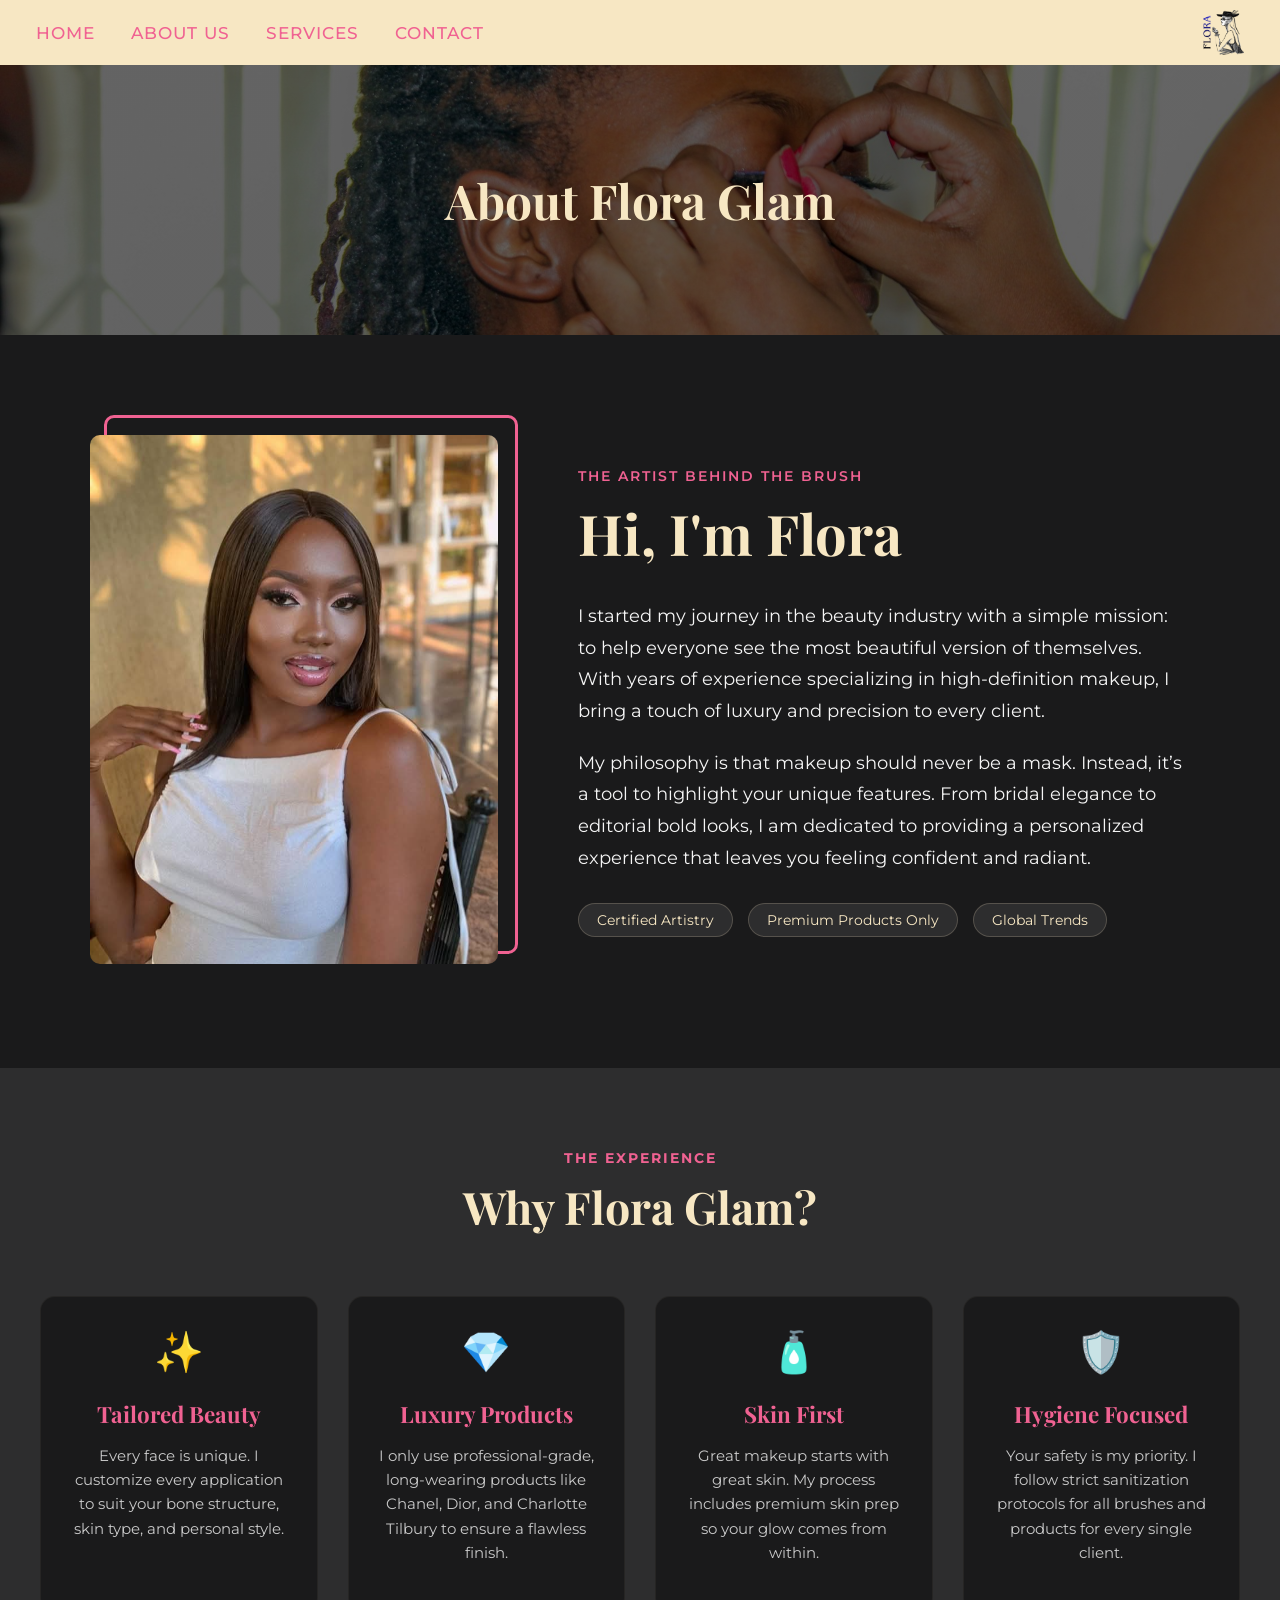
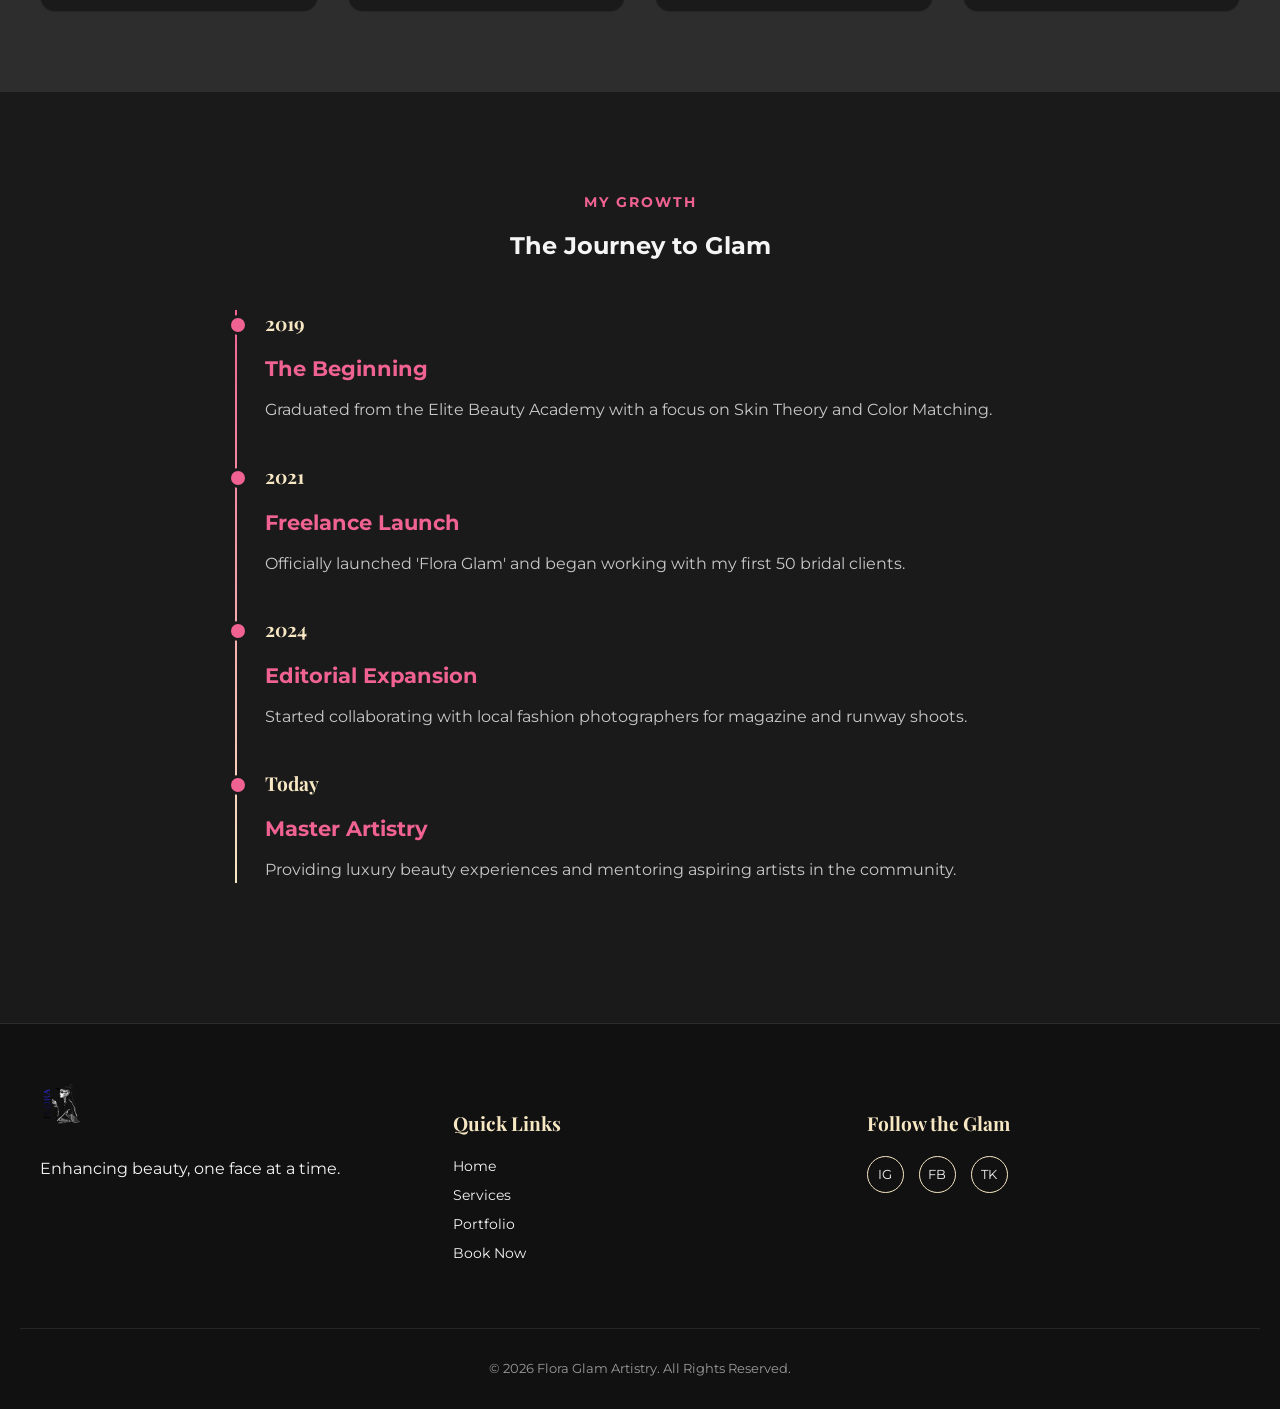
<file: about.html>
<!DOCTYPE html>
<html lang="en">
<head>
    <meta charset="UTF-8">
    <meta name="viewport" content="width=device-width, initial-scale=1.0">
    <link rel="stylesheet" href="style.css">
    <title>Flora Glam | About</title>
</head>
<body>
 <div class="topnav">
  <div class="nav-links">
    <a href="index.html">Home</a>
    <a href="about.html">About us</a>
    <a href="services.html">Services</a>
    <a href="contact.html">Contact</a>
  </div>

  <a href="index.html" class="logo-container">
    <img src="images/logo.png" alt="Flora Glam Logo" class="nav-logo">
  </a>
</div>
<section class="about-hero">
    <h1>About Flora Glam</h1>
</section>

<section class="about-details">
    <div class="about-container">
        <div class="about-image-wrapper">
            <img src="images/flora.png" alt="Flora - Professional Makeup Artist" class="profile-img">
            <div class="decorative-box"></div>
        </div>
        
        <div class="about-text-content">
            <span class="accent-text">The Artist Behind the Brush</span>
            <h2>Hi, I'm Flora</h2>
            <p>I started my journey in the beauty industry with a simple mission: to help everyone see the most beautiful version of themselves. With years of experience specializing in high-definition makeup, I bring a touch of luxury and precision to every client.</p>
            
            <p>My philosophy is that makeup should never be a mask. Instead, it’s a tool to highlight your unique features. From bridal elegance to editorial bold looks, I am dedicated to providing a personalized experience that leaves you feeling confident and radiant.</p>
            
            <div class="skill-tags">
                <span>Certified Artistry</span>
                <span>Premium Products Only</span>
                <span>Global Trends</span>
            </div>
        </div>
    </div>
</section>
<section class="about-values">
    <div class="values-header">
        <span class="sub-title">The Experience</span>
        <h2>Why Flora Glam?</h2>
    </div>
    
    <div class="values-grid">
        <div class="value-item">
            <div class="value-icon">✨</div>
            <h3>Tailored Beauty</h3>
            <p>Every face is unique. I customize every application to suit your bone structure, skin type, and personal style.</p>
        </div>

        <div class="value-item">
            <div class="value-icon">💎</div>
            <h3>Luxury Products</h3>
            <p>I only use professional-grade, long-wearing products like Chanel, Dior, and Charlotte Tilbury to ensure a flawless finish.</p>
        </div>

        <div class="value-item">
            <div class="value-icon">🧴</div>
            <h3>Skin First</h3>
            <p>Great makeup starts with great skin. My process includes premium skin prep so your glow comes from within.</p>
        </div>

        <div class="value-item">
            <div class="value-icon">🛡️</div>
            <h3>Hygiene Focused</h3>
            <p>Your safety is my priority. I follow strict sanitization protocols for all brushes and products for every single client.</p>
        </div>
    </div>
</section>
<section class="about-timeline">
    <div class="container">
        <span class="sub-title">My Growth</span>
        <h2>The Journey to Glam</h2>
        
        <div class="timeline-container">
            <div class="timeline-item">
                <div class="timeline-dot"></div>
                <div class="timeline-date">2019</div>
                <div class="timeline-content">
                    <h3>The Beginning</h3>
                    <p>Graduated from the Elite Beauty Academy with a focus on Skin Theory and Color Matching.</p>
                </div>
            </div>

            <div class="timeline-item">
                <div class="timeline-dot"></div>
                <div class="timeline-date">2021</div>
                <div class="timeline-content">
                    <h3>Freelance Launch</h3>
                    <p>Officially launched 'Flora Glam' and began working with my first 50 bridal clients.</p>
                </div>
            </div>

            <div class="timeline-item">
                <div class="timeline-dot"></div>
                <div class="timeline-date">2024</div>
                <div class="timeline-content">
                    <h3>Editorial Expansion</h3>
                    <p>Started collaborating with local fashion photographers for magazine and runway shoots.</p>
                </div>
            </div>

            <div class="timeline-item">
                <div class="timeline-dot"></div>
                <div class="timeline-date">Today</div>
                <div class="timeline-content">
                    <h3>Master Artistry</h3>
                    <p>Providing luxury beauty experiences and mentoring aspiring artists in the community.</p>
                </div>
            </div>
        </div>
    </div>
</section>
<footer class="main-footer">
    <div class="footer-content">
        <div class="footer-logo">
            <img src="images/logo.png" alt="Flora Glam Logo" class="footer-nav-logo">
            <p>Enhancing beauty, one face at a time.</p>
        </div>
        
        <div class="footer-links">
            <h4>Quick Links</h4>
            <ul>
                <li><a href="index.html">Home</a></li>
                <li><a href="services.html">Services</a></li>
                <li><a href="about.html">Portfolio</a></li>
                <li><a href="contact.html">Book Now</a></li>
            </ul>
        </div>

        <div class="footer-socials">
            <h4>Follow the Glam</h4>
            <div class="social-icons">
                <a href="#">IG</a>
                <a href="#">FB</a>
                <a href="#">TK</a>
            </div>
        </div>
    </div>
    
    <div class="footer-bottom">
        <p>&copy; 2026 Flora Glam Artistry. All Rights Reserved.</p>
    </div>
</footer>
</body>
</html>
</file>
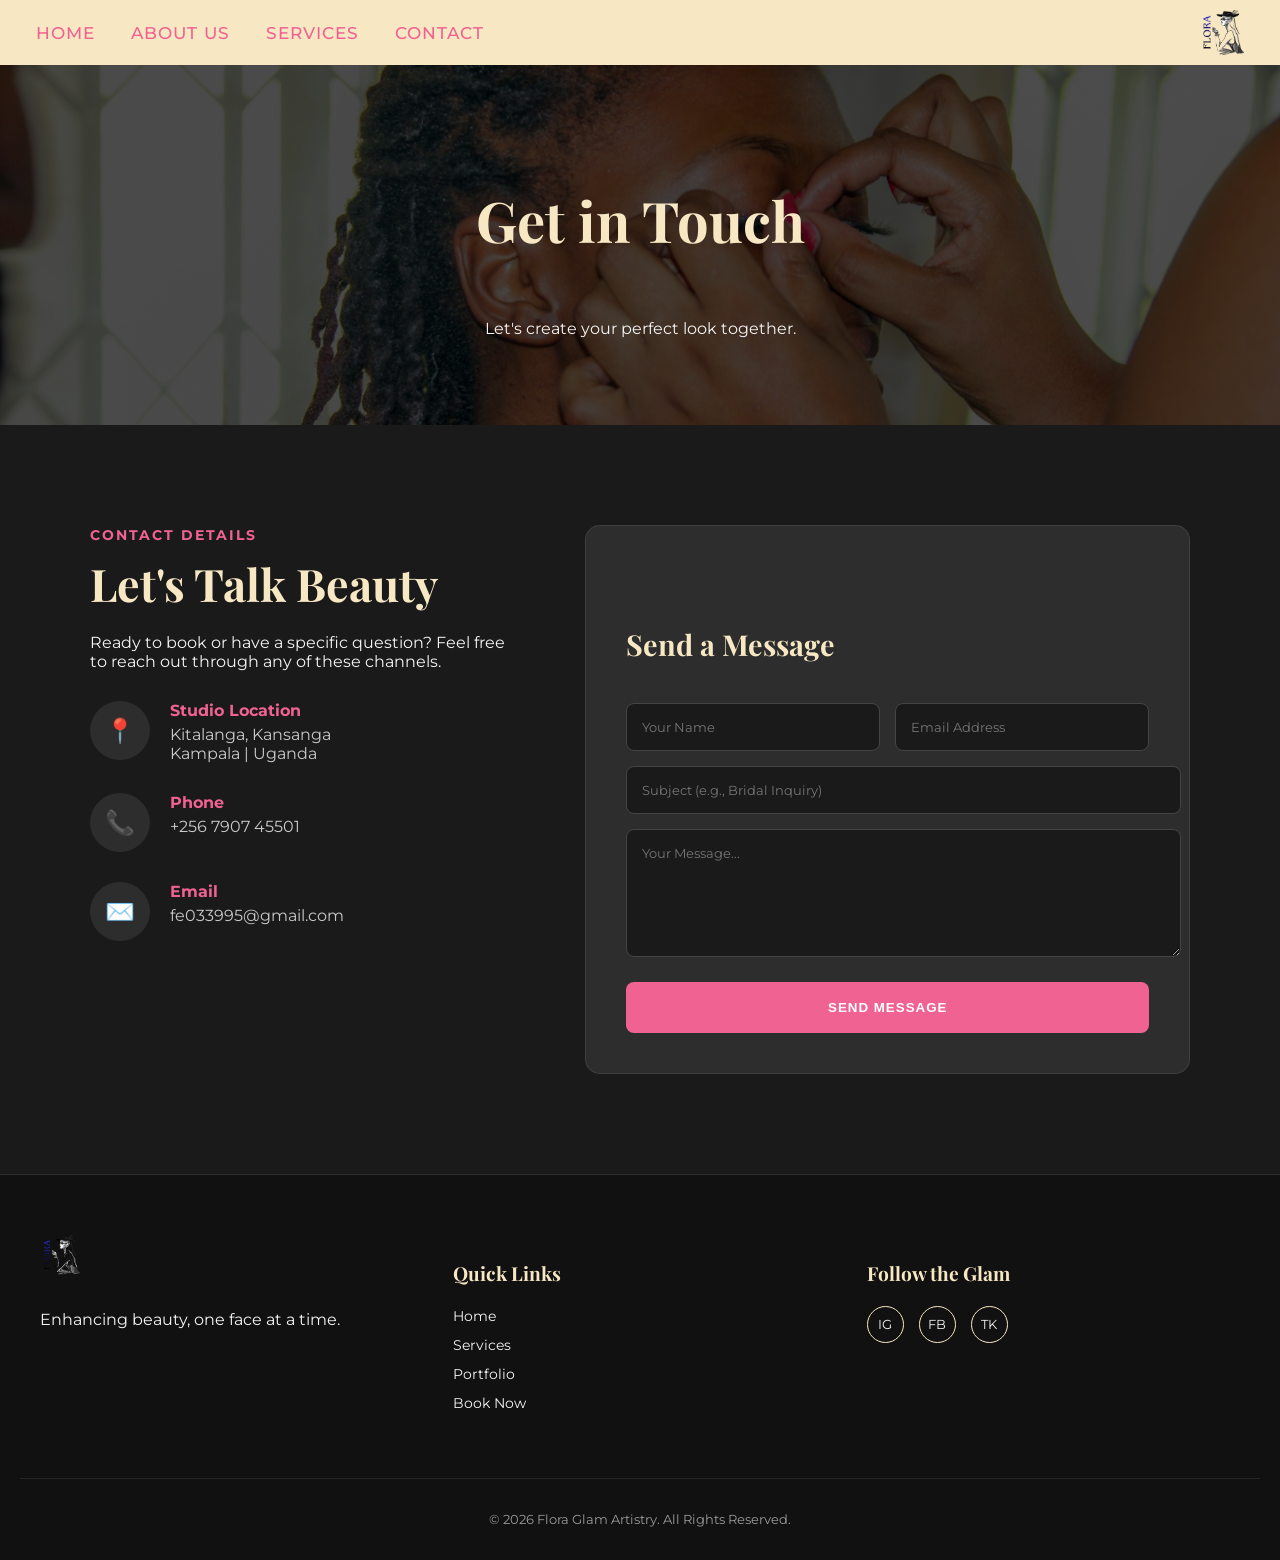
<file: contact.html>
<!DOCTYPE html>
<html lang="en">
<head>
    <meta charset="UTF-8">
    <meta name="viewport" content="width=device-width, initial-scale=1.0">
    <link rel="stylesheet" href="style.css">
    <title>Flora Glam | Contact Us</title>
</head>
<body>
 <div class="topnav">
  <div class="nav-links">
    <a href="index.html">Home</a>
    <a href="about.html">About us</a>
    <a href="services.html">Services</a>
    <a href="contact.html">Contact</a>
  </div>

  <a href="index.html" class="logo-container">
    <img src="images/logo.png" alt="Flora Glam Logo" class="nav-logo">
  </a>
</div>
<section class="contact-hero">
    <h1>Get in Touch</h1>
    <p>Let's create your perfect look together.</p>
</section>

<section class="contact-section">
    <div class="contact-container">
        <div class="contact-info">
            <span class="sub-title">Contact Details</span>
            <h2>Let's Talk Beauty</h2>
            <p>Ready to book or have a specific question? Feel free to reach out through any of these channels.</p>
            
            <div class="info-item">
                <span class="info-icon">📍</span>
                <div>
                    <h4>Studio Location</h4>
                    <p>Kitalanga, Kansanga<br>Kampala | Uganda</p>
                </div>
            </div>

            <div class="info-item">
                <span class="info-icon">📞</span>
                <div>
                    <h4>Phone</h4>
                    <p>+256 7907 45501</p>
                </div>
            </div>

            <div class="info-item">
                <span class="info-icon">✉️</span>
                <div>
                    <h4>Email</h4>
                    <p>fe033995@gmail.com</p>
                </div>
            </div>
        </div>

        <div class="contact-form-wrapper">
            <form class="booking-form">
                <h3>Send a Message</h3>
                <div class="input-group">
                    <input type="text" placeholder="Your Name" required>
                    <input type="email" placeholder="Email Address" required>
                </div>
                <input type="text" placeholder="Subject (e.g., Bridal Inquiry)">
                <textarea placeholder="Your Message..." rows="6" required></textarea>
                <button type="submit" class="submit-btn">Send Message</button>
            </form>
        </div>
    </div>
</section>

<footer class="main-footer">
    <div class="footer-content">
        <div class="footer-logo">
            <img src="images/logo.png" alt="Flora Glam Logo" class="footer-nav-logo">
            <p>Enhancing beauty, one face at a time.</p>
        </div>
        
        <div class="footer-links">
            <h4>Quick Links</h4>
            <ul>
                <li><a href="index.html">Home</a></li>
                <li><a href="services.html">Services</a></li>
                <li><a href="about.html">Portfolio</a></li>
                <li><a href="contact.html">Book Now</a></li>
            </ul>
        </div>

        <div class="footer-socials">
            <h4>Follow the Glam</h4>
            <div class="social-icons">
                <a href="#">IG</a>
                <a href="#">FB</a>
                <a href="#">TK</a>
            </div>
        </div>
    </div>
    
    <div class="footer-bottom">
        <p>&copy; 2026 Flora Glam Artistry. All Rights Reserved.</p>
    </div>
</footer>
</body>
</html>
</file>
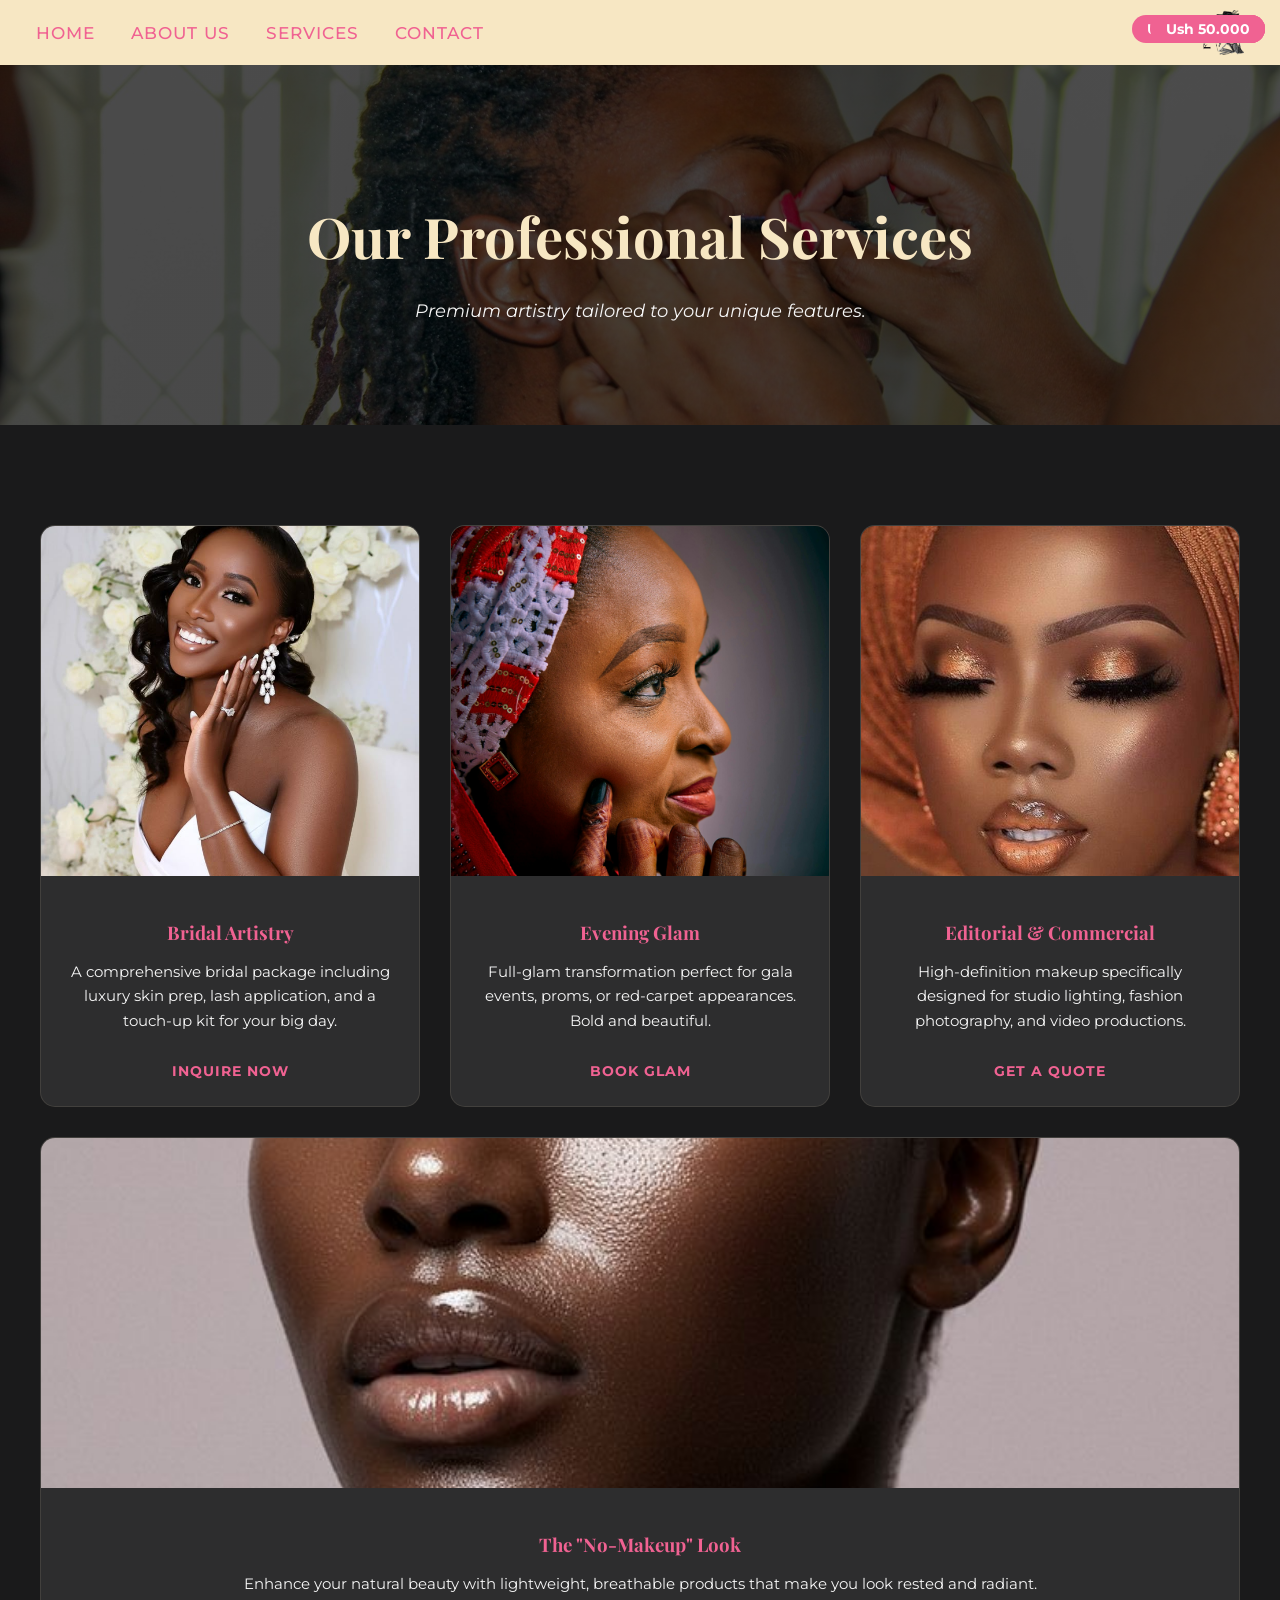
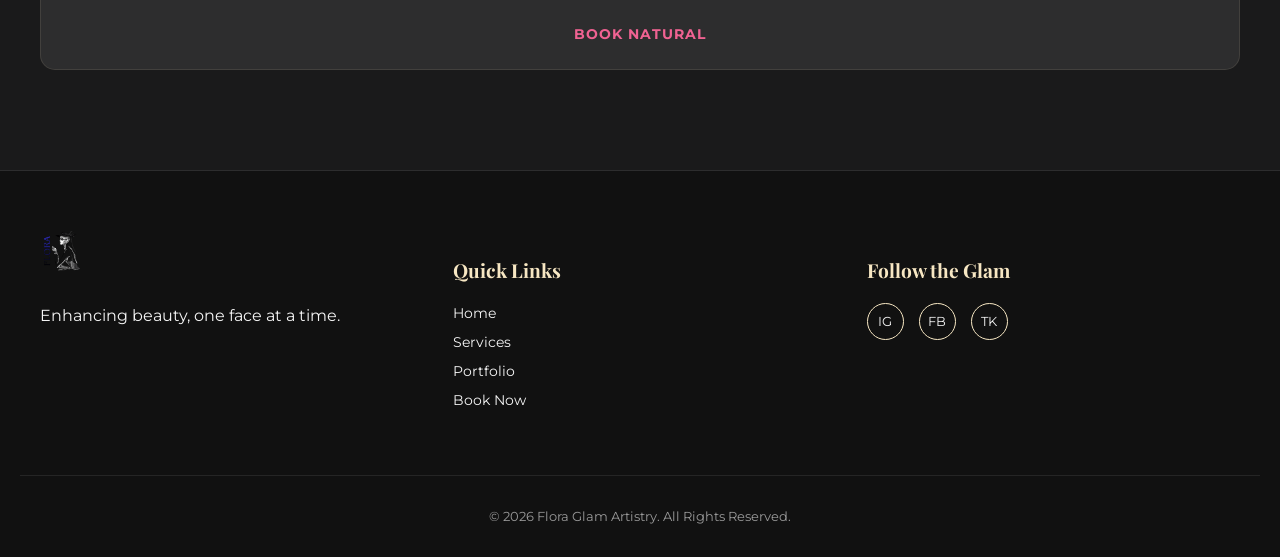
<file: services.html>
<!DOCTYPE html>
<html lang="en">
<head>
    <meta charset="UTF-8">
    <meta name="viewport" content="width=device-width, initial-scale=1.0">
    <link rel="stylesheet" href="style.css">
    <title>Flora Glam | Our Services</title>
</head>
<body>
 <div class="topnav">
  <div class="nav-links">
    <a href="index.html">Home</a>
    <a href="about.html">About us</a>
    <a href="services.html">Services</a>
    <a href="contact.html">Contact</a>
  </div>

  <a href="index.html" class="logo-container">
    <img src="images/logo.png" alt="Flora Glam Logo" class="nav-logo">
  </a>
</div>
<section class="services-page-hero">
    <h1>Our Professional Services</h1>
    <p>Premium artistry tailored to your unique features.</p>
</section>

<section class="services-list">
    <div class="services-container">
        <div class="service-card">
            <div class="service-img-container">
                <img src="images/BridalMakeup.jpeg" alt="Bridal Makeup">
                <div class="price-tag">Ush 700.000+</div>
            </div>
            <div class="service-info">
                <h3>Bridal Artistry</h3>
                <p>A comprehensive bridal package including luxury skin prep, lash application, and a touch-up kit for your big day.</p>
                <a href="contact.html" class="service-link">Inquire Now</a>
            </div>
        </div>

        <div class="service-card">
            <div class="service-img-container">
                <img src="images/fullglam.jpg" alt="Evening Glam">
                <div class="price-tag">Ush 70.000</div>
            </div>
            <div class="service-info">
                <h3>Evening Glam</h3>
                <p>Full-glam transformation perfect for gala events, proms, or red-carpet appearances. Bold and beautiful.</p>
                <a href="contact.html" class="service-link">Book Glam</a>
            </div>
        </div>

        <div class="service-card">
            <div class="service-img-container">
                <img src="images/look3.jpeg" alt="Editorial Makeup">
                <div class="price-tag">Quote</div>
            </div>
            <div class="service-info">
                <h3>Editorial & Commercial</h3>
                <p>High-definition makeup specifically designed for studio lighting, fashion photography, and video productions.</p>
                <a href="contact.html" class="service-link">Get a Quote</a>
            </div>
        </div>

        <div class="service-card">
            <div class="service-img-container">
                <img src="images/look5.jpeg" alt="Natural Makeup">
                <div class="price-tag">Ush 50.000</div>
            </div>
            <div class="service-info">
                <h3>The "No-Makeup" Look</h3>
                <p>Enhance your natural beauty with lightweight, breathable products that make you look rested and radiant.</p>
                <a href="contact.html" class="service-link">Book Natural</a>
            </div>
        </div>
    </div>
</section>
<footer class="main-footer">
    <div class="footer-content">
        <div class="footer-logo">
            <img src="images/logo.png" alt="Flora Glam Logo" class="footer-nav-logo">
            <p>Enhancing beauty, one face at a time.</p>
        </div>
        
        <div class="footer-links">
            <h4>Quick Links</h4>
            <ul>
                <li><a href="index.html">Home</a></li>
                <li><a href="services.html">Services</a></li>
                <li><a href="about.html">Portfolio</a></li>
                <li><a href="contact.html">Book Now</a></li>
            </ul>
        </div>

        <div class="footer-socials">
            <h4>Follow the Glam</h4>
            <div class="social-icons">
                <a href="#">IG</a>
                <a href="#">FB</a>
                <a href="#">TK</a>
            </div>
        </div>
    </div>
    
    <div class="footer-bottom">
        <p>&copy; 2026 Flora Glam Artistry. All Rights Reserved.</p>
    </div>
</footer>
</body>
</html>
</file>
<file: style.css>
@import url('https://fonts.googleapis.com/css2?family=Playfair+Display:ital,wght@0,400..900;1,400..900&family=Montserrat:wght@100..900&display=swap');
:root{
    --primary: #F06292;
    --secondary: #F7E7C3;
    --bg: #1A1A1B;
    --accent: #2d2d2e;
    --text: #f5f5f5;
}
body {
    height: 100%;
    margin: 0;
    font-family: 'Montserrat', sans-serif; /* Clean font for everything else */
    color: var(--text);
    background-color: var(--bg);
}
.topnav {
  display: flex; /* Using flexbox is much easier for alignment than floats */
  align-items: center;
  justify-content: space-between;
  background-color: var(--secondary);
  padding: 0 20px;
}

/* Style the links inside the navigation bar */
.topnav a {
  font-family: 'Montserrat', sans-serif;
  font-weight: 500;
  letter-spacing: 1px;
  text-transform: uppercase;
  color: var(--primary);
  text-align: center;
  padding: 20px 16px; /* Increased padding for a more modern look */
  text-decoration: none;
  font-size: 17px;
  transition: 0.3s; /* Makes the hover effect smooth */
}

/* Change the color of links on hover */
.topnav a:hover {
  background-color:var(--bg);
  color: var(--secondary);
}
.topnav a.logo-container:hover {
  background-color: transparent; /* Keeps the navbar color */
  cursor: default; /* Optional: removes the pointer finger if it's not a link */
}
/* Create a right-aligned (split) link inside the navigation bar */
.topnav a.split {
  float: right;
}
.nav-logo {
  height: 45px; /* Increased size slightly to make it "pop" */
  width: auto;
  display: block;
}

.logo-container {
    padding: 10px 16px !important; /* Slightly less padding to center the image */
}

/* The hero image */
.hero-image {
  background-image: linear-gradient(rgba(0, 0, 0, 0.5), rgba(0, 0, 0, 0.5)), url("images/hero.jpg");
  height: 90vh; /* This makes it 90% of the screen height */
  background-position: center;
  background-repeat: no-repeat;
  background-size: cover;
  position: relative;
}

/* Styling the Hero Text Container */
.hero-text {
  text-align: center;
  position: absolute;
  top: 50%;
  left: 50%;
  transform: translate(-50%, -50%);
  color: var(--text); /* Uses your #f5f5f5 light text color */
  width: 80%; /* Keeps text from stretching too wide on desktop */
}

.hero-text h1 {
    font-family: 'Playfair Display', serif;
    font-size: 4.5rem; /* Large and elegant */
    font-weight: 700;
    font-style: italic; /* Italic serifs look very "high-fashion" */
    margin-bottom: 10px;
    color: var(--secondary); /* Your gold color */
}
/* Enhancing the Subtitle */
.hero-text p {
  font-size: 1.2rem;
  margin-bottom: 30px;
  font-style: italic;
  color: var(--secondary); /* Uses your gold/cream color for a soft look */
}

/* Styling the "Book an Appointment" Button */
.hero-btn {
  background-color: var(--primary); /* Your signature pink */
  color: white;
  padding: 15px 32px;
  font-size: 18px;
  font-weight: bold;
  border: none;
  border-radius: 5px;
  cursor: pointer;
  transition: all 0.3s ease;
  text-transform: uppercase;
  box-shadow: 0 4px 15px rgba(240, 98, 146, 0.4); /* Pink glow effect */
}

/* Button Hover Animation */
.hero-btn:hover {
  background-color: white;
  color: var(--primary);
  transform: translateY(-3px); /* Slight lift effect */
  box-shadow: 0 6px 20px rgba(255, 255, 255, 0.2);
}
.services-section {
    padding: 80px 20px;
    background-color: var(--bg);
    text-align: center;
}

.section-title {
    font-family: 'Playfair Display', serif;
    font-size: 3rem;
    color: var(--secondary);
    margin-bottom: 50px;
}

.services-container {
    display: flex;
    justify-content: center;
    gap: 30px;
    flex-wrap: wrap; /* Makes it stack on mobile */
    max-width: 1200px;
    margin: 0 auto;
}

.service-card {
    background-color: var(--accent);
    border-radius: 15px;
    flex: 1;
    min-width: 280px;
    overflow: hidden; /* This keeps the image corners rounded */
    transition: transform 0.3s ease;
    border: 1px solid rgba(247, 231, 195, 0.1);
    display: flex;
    flex-direction: column;
}

.service-img-container {
    width: 100%;
    height: 350px; /* Fixed height for consistency */
    overflow: hidden;
}

.service-img-container img {
    width: 100%;
    height: 100%;
    object-fit: cover; /* This prevents the image from stretching */
    transition: transform 0.5s ease;
}

/* Zoom effect on hover */
.service-card:hover .service-img-container img {
    transform: scale(1.1);
}

.service-card:hover {
    transform: translateY(-10px);
    border-color: var(--primary);
}

/* Padding for the text below the image */
.service-info {
    padding: 25px;
    text-align: center;
}

.service-info h3 {
    font-family: 'Playfair Display', serif;
    color: var(--primary);
    margin-bottom: 10px;
}
.service-card p {
    line-height: 1.6;
    color: var(--text);
    font-size: 0.95rem;
}
.about-section {
    padding: 100px 20px;
    background-color: var(--accent); /* Uses your darker grey for contrast */
}

.about-container {
    max-width: 1100px;
    margin: 0 auto;
    display: flex;
    align-items: center;
    gap: 60px;
    flex-wrap: wrap; /* Important for mobile */
}

.about-image {
    flex: 1;
    min-width: 300px;
    position: relative;
}

.about-image img {
    width: 100%;
    border-radius: 10px;
    position: relative;
    z-index: 2;
}

/* This adds a decorative gold frame behind the image */
.image-border {
    position: absolute;
    top: 20px;
    left: -20px;
    width: 100%;
    height: 100%;
    border: 2px solid var(--secondary);
    border-radius: 10px;
    z-index: 1;
}

.about-content {
    flex: 1.2;
    min-width: 300px;
}

.sub-title {
    color: var(--primary);
    text-transform: uppercase;
    letter-spacing: 2px;
    font-weight: bold;
    font-size: 0.9rem;
}

.about-content h2 {
    font-family: 'Playfair Display', serif;
    font-size: 3rem;
    color: var(--secondary);
    margin: 10px 0 20px 0;
}

.about-content p {
    color: var(--text);
    line-height: 1.8;
    margin-bottom: 20px;
}

/* Mini stats for credibility */
.about-stats {
    display: flex;
    gap: 40px;
    margin-top: 30px;
}

.stat span {
    display: block;
    font-size: 2rem;
    font-family: 'Playfair Display', serif;
    color: var(--primary);
    font-weight: bold;
}

.stat p {
    font-size: 0.8rem;
    text-transform: uppercase;
    color: var(--secondary);
    margin: 0;
}
.portfolio-section {
    padding: 80px 20px;
    background-color: var(--bg);
    text-align: center;
}

.section-subtitle {
    color: var(--text);
    margin-top: -30px;
    margin-bottom: 40px;
    font-style: italic;
    opacity: 0.8;
}

.portfolio-grid {
    display: grid;
    grid-template-columns: repeat(auto-fit, minmax(250px, 1fr));
    grid-auto-rows: 250px;
    grid-auto-flow: dense; /* Fills in gaps automatically */
    gap: 15px;
    max-width: 1200px;
    margin: 0 auto;
}

.portfolio-item {
    position: relative;
    overflow: hidden;
    border-radius: 8px;
}

/* Creating the Masonry effect */
.portfolio-item.tall {
    grid-row: span 2;
}

.portfolio-item.wide {
    grid-column: span 2;
}

.portfolio-item img {
    width: 100%;
    height: 100%;
    object-fit: cover;
    transition: transform 0.6s ease;
}

/* Hover Effect: Darken image and show text */
.overlay {
    position: absolute;
    top: 0;
    left: 0;
    width: 100%;
    height: 100%;
    background: rgba(240, 98, 146, 0.7); /* Your pink primary color with transparency */
    display: flex;
    align-items: center;
    justify-content: center;
    opacity: 0;
    transition: opacity 0.4s ease;
}

.overlay span {
    color: white;
    font-family: 'Playfair Display', serif;
    font-size: 1.5rem;
    font-weight: bold;
    border-bottom: 2px solid var(--secondary);
}

.portfolio-item:hover img {
    transform: scale(1.1);
}

.portfolio-item:hover .overlay {
    opacity: 1;
}

/* Responsive adjustment for mobile */
@media (max-width: 768px) {
    .portfolio-item.wide {
        grid-column: span 1;
    }
}
.booking-section {
    padding: 100px 20px;
    background-image: linear-gradient(rgba(26, 26, 27, 0.9), rgba(26, 26, 27, 0.9)), url('images/brushes-bg.jpg');
    background-size: cover;
    background-attachment: fixed; /* This creates a cool parallax effect */
    display: flex;
    justify-content: center;
}

.booking-card {
    background-color: var(--accent);
    padding: 50px;
    border-radius: 20px;
    max-width: 700px;
    width: 100%;
    text-align: center;
    box-shadow: 0 20px 40px rgba(0, 0, 0, 0.4);
    border: 1px solid rgba(247, 231, 195, 0.1);
}

.booking-card h2 {
    font-family: 'Playfair Display', serif;
    font-size: 2.5rem;
    color: var(--secondary);
    margin: 10px 0 20px 0;
}

/* Form Styles */
.booking-form {
    display: flex;
    flex-direction: column;
    gap: 15px;
    margin-top: 30px;
}

.input-group {
    display: flex;
    gap: 15px;
}

.booking-form input, 
.booking-form select, 
.booking-form textarea {
    width: 100%;
    padding: 15px;
    background-color: var(--bg);
    border: 1px solid #444;
    border-radius: 8px;
    color: white;
    font-family: 'Montserrat', sans-serif;
    outline: none;
    transition: border-color 0.3s;
}

.booking-form input:focus, 
.booking-form select:focus, 
.booking-form textarea:focus {
    border-color: var(--primary); /* Glows pink when clicking */
}

.submit-btn {
    background-color: var(--primary);
    color: white;
    padding: 18px;
    border: none;
    border-radius: 8px;
    font-weight: bold;
    text-transform: uppercase;
    letter-spacing: 1px;
    cursor: pointer;
    transition: 0.3s;
    margin-top: 10px;
}

.submit-btn:hover {
    background-color: var(--secondary);
    color: var(--bg);
    transform: scale(1.02);
}

/* Responsive fix for the name/email row */
@media (max-width: 600px) {
    .input-group {
        flex-direction: column;
    }
}

/* About Page Specific Styles */
.about-hero {
    height: 30vh;
    background-image: linear-gradient(rgba(0, 0, 0, 0.6), rgba(0, 0, 0, 0.6)), url("images/hero.jpg");
    background-size: cover;
    background-position: center;
    display: flex;
    align-items: center;
    justify-content: center;
}

.about-hero h1 {
    font-family: 'Playfair Display', serif;
    color: var(--secondary);
    font-size: 3rem;
}

.about-details {
    padding: 100px 20px;
    background-color: var(--bg);
}

.about-container {
    max-width: 1100px;
    margin: 0 auto;
    display: flex;
    align-items: center;
    gap: 80px;
    flex-wrap: wrap;
}

.about-image-wrapper {
    flex: 1;
    min-width: 300px;
    position: relative;
}

.profile-img {
    width: 100%;
    border-radius: 10px;
    position: relative;
    z-index: 2;
}

.decorative-box {
    position: absolute;
    top: -20px;
    right: -20px;
    width: 100%;
    height: 100%;
    border: 3px solid var(--primary);
    border-radius: 10px;
    z-index: 1;
}

.about-text-content {
    flex: 1.5;
    min-width: 300px;
}

.accent-text {
    color: var(--primary);
    text-transform: uppercase;
    letter-spacing: 2px;
    font-weight: 600;
    font-size: 0.85rem;
}

.about-text-content h2 {
    font-family: 'Playfair Display', serif;
    font-size: 3.5rem;
    color: var(--secondary);
    margin: 10px 0 30px;
}

.about-text-content p {
    color: var(--text);
    line-height: 1.8;
    font-size: 1.1rem;
    margin-bottom: 20px;
}

.skill-tags {
    display: flex;
    gap: 15px;
    flex-wrap: wrap;
    margin-top: 30px;
}

.skill-tags span {
    background-color: var(--accent);
    color: var(--secondary);
    padding: 8px 18px;
    border-radius: 50px;
    font-size: 0.85rem;
    border: 1px solid rgba(247, 231, 195, 0.2);
}

/* Mobile Adjustment */
@media (max-width: 768px) {
    .about-container {
        gap: 40px;
        text-align: center;
    }
    .skill-tags {
        justify-content: center;
    }
}

/* About Values Section */
.about-values {
    padding: 80px 20px;
    background-color: var(--accent); /* Slightly lighter background to separate it */
    text-align: center;
}

.values-header {
    margin-bottom: 60px;
}

.values-header h2 {
    font-family: 'Playfair Display', serif;
    font-size: 2.8rem;
    color: var(--secondary);
    margin-top: 10px;
}

.values-grid {
    display: grid;
    grid-template-columns: repeat(auto-fit, minmax(220px, 1fr));
    gap: 30px;
    max-width: 1200px;
    margin: 0 auto;
}

.value-item {
    padding: 30px;
    background-color: var(--bg); /* Dark background for the cards */
    border-radius: 15px;
    border: 1px solid rgba(247, 231, 195, 0.05);
    transition: 0.3s ease;
}

.value-item:hover {
    border-color: var(--primary);
    transform: translateY(-5px);
}

.value-icon {
    font-size: 40px;
    margin-bottom: 20px;
}

.value-item h3 {
    font-family: 'Playfair Display', serif;
    color: var(--primary);
    margin-bottom: 15px;
    font-size: 1.4rem;
}

.value-item p {
    color: var(--text);
    font-size: 0.95rem;
    line-height: 1.6;
    opacity: 0.8;
}

/* Ensure sub-title from previous sections is reused correctly */
.sub-title {
    color: var(--primary);
    text-transform: uppercase;
    letter-spacing: 2px;
    font-weight: bold;
    font-size: 0.9rem;
}
/* Timeline Section */
.about-timeline {
    padding: 100px 20px;
    background-color: var(--bg);
    text-align: center;
}

.timeline-container {
    max-width: 800px;
    margin: 50px auto 0;
    position: relative;
    padding-left: 50px; /* Space for the line */
    text-align: left;
}

/* The Vertical Line */
.timeline-container::before {
    content: '';
    position: absolute;
    left: 20px;
    top: 0;
    width: 2px;
    height: 100%;
    background: linear-gradient(to bottom, var(--primary), var(--secondary));
}

.timeline-item {
    position: relative;
    margin-bottom: 40px;
}

.timeline-dot {
    position: absolute;
    left: -37px;
    top: 5px;
    width: 14px;
    height: 14px;
    background-color: var(--primary);
    border-radius: 50%;
    border: 3px solid var(--bg);
    z-index: 2;
}

.timeline-date {
    font-family: 'Playfair Display', serif;
    color: var(--secondary);
    font-weight: bold;
    font-size: 1.2rem;
    margin-bottom: 5px;
}

.timeline-content h3 {
    color: var(--primary);
    margin-bottom: 10px;
    font-size: 1.3rem;
}

.timeline-content p {
    color: var(--text);
    line-height: 1.6;
    opacity: 0.8;
}
/* Services Hero Styling */
.services-page-hero {
    height: 40vh;
    background-image: linear-gradient(rgba(0, 0, 0, 0.7), rgba(0, 0, 0, 0.7)), url("images/hero.jpg");
    background-size: cover;
    background-position: center;
    display: flex;
    flex-direction: column;
    align-items: center;
    justify-content: center;
    text-align: center;
    padding: 0 20px;
}

.services-page-hero h1 {
    font-family: 'Playfair Display', serif;
    color: var(--secondary);
    font-size: 3.5rem;
    margin-bottom: 10px;
}

.services-page-hero p {
    color: var(--text);
    font-style: italic;
    font-size: 1.1rem;
}

/* Services Grid */
.services-list {
    padding: 100px 20px;
    background-color: var(--bg);
}

.price-tag {
    position: absolute;
    top: 15px;
    right: 15px;
    background-color: var(--primary);
    color: white;
    padding: 5px 15px;
    border-radius: 50px;
    font-weight: bold;
    font-size: 0.9rem;
    z-index: 3;
}

.service-link {
    display: inline-block;
    margin-top: 15px;
    color: var(--primary);
    text-decoration: none;
    font-weight: bold;
    text-transform: uppercase;
    font-size: 0.85rem;
    letter-spacing: 1px;
    border-bottom: 2px solid transparent;
    transition: 0.3s;
}

.service-link:hover {
    border-bottom: 2px solid var(--primary);
}

/* Mobile Tweak for 4 cards */
@media (max-width: 900px) {
    .services-container {
        grid-template-columns: 1fr 1fr;
    }
}
/* Contact Page Specific Styles */
.contact-hero {
    height: 40vh;
    background-image: linear-gradient(rgba(0, 0, 0, 0.7), rgba(0, 0, 0, 0.7)), url("images/hero.jpg");
    background-size: cover;
    background-position: center;
    display: flex;
    flex-direction: column;
    align-items: center;
    justify-content: center;
    text-align: center;
}

.contact-hero h1 {
    font-family: 'Playfair Display', serif;
    color: var(--secondary);
    font-size: 3.5rem;
}

.contact-section {
    padding: 100px 20px;
    background-color: var(--bg);
}

.contact-container {
    max-width: 1100px;
    margin: 0 auto;
    display: flex;
    gap: 60px;
    flex-wrap: wrap;
}

.contact-info {
    flex: 1;
    min-width: 300px;
}

.contact-info h2 {
    font-family: 'Playfair Display', serif;
    font-size: 2.8rem;
    color: var(--secondary);
    margin: 10px 0 20px;
}

.info-item {
    display: flex;
    gap: 20px;
    margin-top: 30px;
    align-items: flex-start;
}

.info-icon {
    font-size: 24px;
    background-color: var(--accent);
    padding: 15px;
    border-radius: 50%;
    color: var(--primary);
}

.info-item h4 {
    color: var(--primary);
    margin: 0 0 5px 0;
    font-family: 'Montserrat', sans-serif;
}

.info-item p {
    color: var(--text);
    margin: 0;
    opacity: 0.8;
}

.contact-form-wrapper {
    flex: 1.2;
    min-width: 300px;
    background-color: var(--accent);
    padding: 40px;
    border-radius: 15px;
    border: 1px solid rgba(247, 231, 195, 0.1);
}

.contact-form-wrapper h3 {
    font-family: 'Playfair Display', serif;
    color: var(--secondary);
    font-size: 1.8rem;
    margin-bottom: 25px;
}

/* Reusing your previously defined .booking-form and .submit-btn styles */

/* Mobile Adjustments */
@media (max-width: 768px) {
    .contact-container {
        flex-direction: column;
    }
}

.main-footer {
    background-color: #111; /* Slightly darker than your bg for depth */
    padding: 60px 20px 20px;
    color: var(--text);
    border-top: 1px solid var(--accent);
}

.footer-content {
    max-width: 1200px;
    margin: 0 auto;
    display: flex;
    justify-content: space-between;
    flex-wrap: wrap;
    gap: 40px;
}

.footer-logo {
    flex: 1;
    min-width: 200px;
}

.footer-nav-logo {
    height: 40px;
    margin-bottom: 15px;
}

.footer-links, .footer-socials {
    flex: 1;
    min-width: 150px;
}

.main-footer h4 {
    font-family: 'Playfair Display', serif;
    color: var(--secondary);
    margin-bottom: 20px;
    font-size: 1.2rem;
}

.footer-links ul {
    list-style: none;
    padding: 0;
}

.footer-links li {
    margin-bottom: 10px;
}

.footer-links a {
    text-decoration: none;
    color: var(--text);
    transition: 0.3s;
    font-size: 0.9rem;
}

.footer-links a:hover {
    color: var(--primary);
}

.social-icons {
    display: flex;
    gap: 15px;
}

.social-icons a {
    color: var(--text);
    text-decoration: none;
    border: 1px solid var(--secondary);
    width: 35px;
    height: 35px;
    display: flex;
    align-items: center;
    justify-content: center;
    border-radius: 50%;
    font-size: 0.8rem;
    transition: 0.3s;
}

.social-icons a:hover {
    background-color: var(--primary);
    border-color: var(--primary);
    color: white;
}

.footer-bottom {
    text-align: center;
    margin-top: 50px;
    padding-top: 20px;
    border-top: 1px solid #333;
    font-size: 0.8rem;
    opacity: 0.6;
}
</file>
